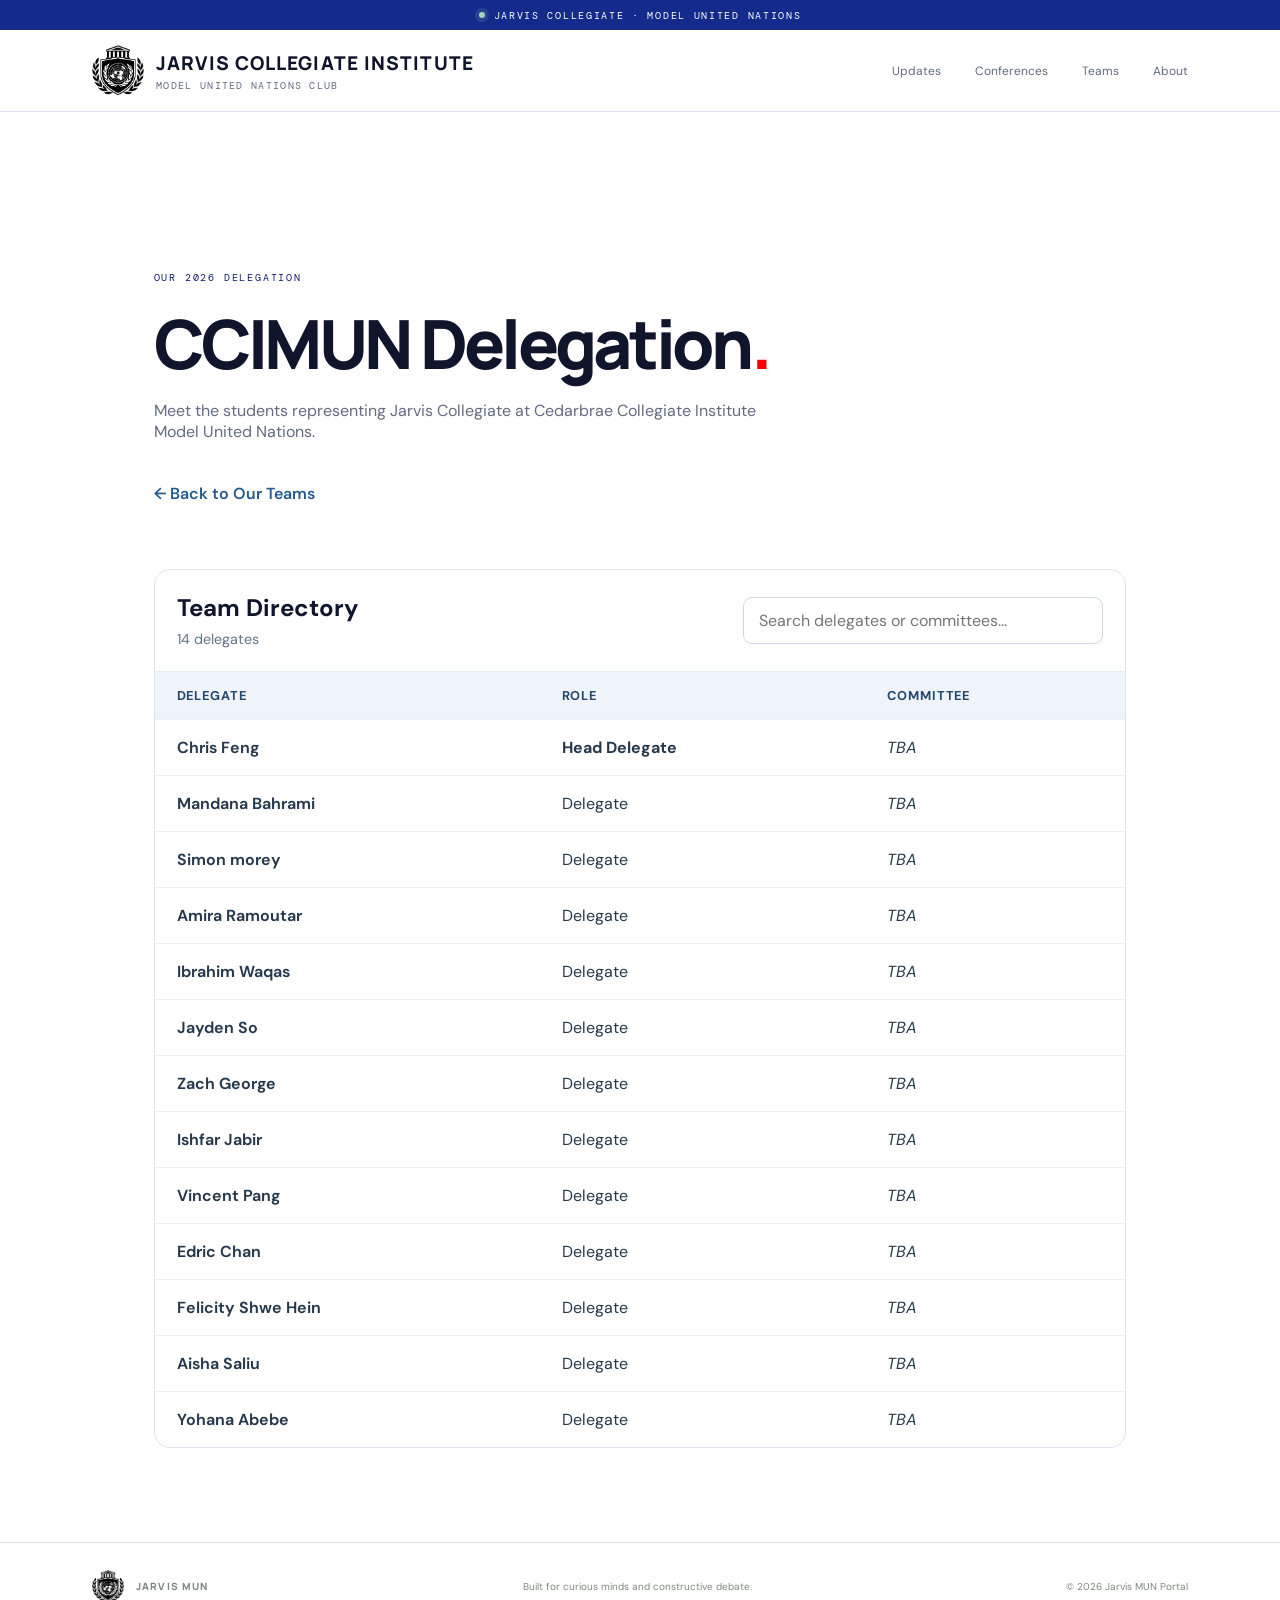
<file: ccimun.html>
<!DOCTYPE html>
<html lang="en">
<head>
  <meta charset="UTF-8">
  <meta name="viewport" content="width=device-width, initial-scale=1.0">
  <meta name="theme-color" content="#123d75">
  <title>CCIMUN Delegation | Jarvis MUN</title>
  <link rel="stylesheet" href="styles.css">
  <link rel="icon" type="image/png" href="JCIMUNWHITE.png">

  <style>
    .delegation-hero {
      padding: 65px 0 35px;
    }

    .delegation-subtitle {
      color: var(--muted);
      max-width: 650px;
    }

    .roster-panel {
      margin-top: 30px;
      background: white;
      border: 1px solid #dce5ee;
      border-radius: 16px;
      overflow: hidden;
    }

    .roster-toolbar {
      padding: 22px;
      display: flex;
      justify-content: space-between;
      align-items: center;
      gap: 16px;
      flex-wrap: wrap;
      border-bottom: 1px solid #e5ebf1;
    }

    .roster-search {
      width: 100%;
      max-width: 360px;
      padding: 12px 15px;
      border: 1px solid #ccd8e5;
      border-radius: 9px;
      font: inherit;
    }

    .roster-count {
      color: #64748b;
      font-size: 0.9rem;
    }

    .table-scroll {
      overflow-x: auto;
    }

    .roster-table {
      width: 100%;
      border-collapse: collapse;
      min-width: 600px;
      text-align: left;
    }

    .roster-table th {
      background: #eef4fa;
      color: #24476b;
      padding: 15px 22px;
      font-size: 0.8rem;
      text-transform: uppercase;
      letter-spacing: 0.07em;
    }

    .roster-table td {
      padding: 17px 22px;
      border-top: 1px solid #edf1f5;
      color: #26384b;
    }

    .roster-table tbody tr {
      cursor: pointer;
      transition: background 0.2s;
    }

    .roster-table tbody tr:hover,
    .roster-table tbody tr.selected {
      background: #f2f7fc;
    }

    .delegate-name {
      font-weight: 650;
      color: #173e68;
    }

    .role-label {
      color: #526579;
    }

    .head-delegate {
      color: #245a8d;
      font-weight: 700;
    }

    .committee-tba {
      color: #64748b;
      font-style: italic;
    }
.detail-row td {
  padding: 0;
  background: #f2f7fc;
  border-top: 0;
}
.detail-card {  
  padding: 18px 22px 20px;
  border-top: 1px solid #d6e3f0;
  animation: detailReveal 0.22s ease-out;
}

.detail-card h3 {
  margin: 0 0 8px;
  color: #173e68;
}

.detail-card p {
  margin: 5px 0;
  color: #526579;
}

@keyframes detailReveal {
  from { opacity: 0; transform: translateY(-6px); }
  to { opacity: 1; transform: translateY(0); }
}

    .empty-state {
      display: none;
      padding: 30px;
      text-align: center;
      color: #64748b;
    }

    .back-link {
      display: inline-block;
      margin-top: 25px;
      color: #245a8d;
      text-decoration: none;
      font-weight: 600;
    }

    @media (max-width: 600px) {
      .delegation-hero {
        padding-top: 40px;
      }

      .roster-toolbar {
        align-items: stretch;
      }

      .roster-search {
        max-width: none;
      }
    }
  </style>
</head>

<body>

  <div class="announcement-bar">
    <span class="pulse"></span>
    JARVIS COLLEGIATE · MODEL UNITED NATIONS
  </div>

  <header class="site-header">
    <a class="brand" href="index.html">
      <span class="brand-mark">
        <img src="JCIMUNBLACK.png" alt="Jarvis MUN Logo">
      </span>
      <span class="brand-text">
        <strong>JARVIS COLLEGIATE INSTITUTE</strong>
        <small>MODEL UNITED NATIONS CLUB</small>
      </span>
    </a>

    <button class="menu-toggle" id="menuToggle"
      aria-label="Toggle navigation" aria-expanded="false">☰</button>

    <nav id="mainNav">
      <a href="index.html#updates">Updates</a>
      <a href="index.html#conferences">Conferences</a>
      <a href="teams.html">Teams</a>
      <a href="index.html#about">About</a>
    </nav>
  </header>

  <main class="section">

    <section class="delegation-hero">
      <div class="eyebrow">OUR 2026 DELEGATION</div>

      <h1>CCIMUN Delegation<span class="period">.</span></h1>

      <p class="delegation-subtitle">
        Meet the students representing Jarvis Collegiate at
        Cedarbrae Collegiate Institute Model United Nations.
      </p>

      <a class="back-link" href="teams.html">← Back to Our Teams</a>
    </section>

    <section class="roster-panel">

      <div class="roster-toolbar">
        <div>
          <h2 style="margin: 0 0 5px;">Team Directory</h2>
          <span class="roster-count" id="rosterCount">
            14 delegates
          </span>
        </div>

        <input
          type="search"
          class="roster-search"
          id="rosterSearch"
          placeholder="Search delegates or committees..."
          aria-label="Search delegates or committees"
        >
      </div>

      <div class="table-scroll">
        <table class="roster-table">
          <thead>
            <tr>
              <th>Delegate</th>
              <th>Role</th>
              <th>Committee</th>
            </tr>
          </thead>

          <tbody id="rosterBody">

            <tr data-name="Chris Feng" data-role="Head Delegate" data-committee="TBA">
              <td class="delegate-name">Chris Feng</td>
              <td class="head-delegate">Head Delegate</td>
              <td class="committee-tba">TBA</td>
            </tr>

            <tr data-name="Mandana Bahrami" data-role="Delegate" data-committee="TBA">
              <td class="delegate-name">Mandana Bahrami</td>
              <td class="role-label">Delegate</td>
              <td class="committee-tba">TBA</td>
            </tr>

            <tr data-name="Simon morey" data-role="Delegate" data-committee="TBA">
              <td class="delegate-name">Simon morey</td>
              <td class="role-label">Delegate</td>
              <td class="committee-tba">TBA</td>
            </tr>

            <tr data-name="Amira Ramoutar" data-role="Delegate" data-committee="TBA">
              <td class="delegate-name">Amira Ramoutar</td>
              <td class="role-label">Delegate</td>
              <td class="committee-tba">TBA</td>
            </tr>

            <tr data-name="Ibrahim Waqas" data-role="Delegate" data-committee="TBA">
              <td class="delegate-name">Ibrahim Waqas</td>
              <td class="role-label">Delegate</td>
              <td class="committee-tba">TBA</td>
            </tr>

            <tr data-name="Jayden So" data-role="Delegate" data-committee="TBA">
              <td class="delegate-name">Jayden So</td>
              <td class="role-label">Delegate</td>
              <td class="committee-tba">TBA</td>
            </tr>

            <tr data-name="Zach George" data-role="Delegate" data-committee="TBA">
              <td class="delegate-name">Zach George</td>
              <td class="role-label">Delegate</td>
              <td class="committee-tba">TBA</td>
            </tr>

            <tr data-name="Ishfar Jabir" data-role="Delegate" data-committee="TBA">
              <td class="delegate-name">Ishfar Jabir</td>
              <td class="role-label">Delegate</td>
              <td class="committee-tba">TBA</td>
            </tr>

            <tr data-name="Vincent Pang" data-role="Delegate" data-committee="TBA">
              <td class="delegate-name">Vincent Pang</td>
              <td class="role-label">Delegate</td>
              <td class="committee-tba">TBA</td>
            </tr>

            <tr data-name="Edric Chan" data-role="Delegate" data-committee="TBA">
              <td class="delegate-name">Edric Chan</td>
              <td class="role-label">Delegate</td>
              <td class="committee-tba">TBA</td>
            </tr>

            <tr data-name="Felicity Shwe Hein" data-role="Delegate" data-committee="TBA">
              <td class="delegate-name">Felicity Shwe Hein</td>
              <td class="role-label">Delegate</td>
              <td class="committee-tba">TBA</td>
            </tr>

            <tr data-name="Aisha Saliu" data-role="Delegate" data-committee="TBA">
              <td class="delegate-name">Aisha Saliu</td>
              <td class="role-label">Delegate</td>
              <td class="committee-tba">TBA</td>
            </tr>

            <tr data-name="Yohana Abebe" data-role="Delegate" data-committee="TBA">
              <td class="delegate-name">Yohana Abebe</td>
              <td class="role-label">Delegate</td>
              <td class="committee-tba">TBA</td>
            </tr>

          </tbody>
        </table>
      </div>

      <div class="empty-state" id="emptyState">
        No matching delegates found.
      </div>

      

    </section>

  </main>

  <footer>
    <a class="brand footer-brand" href="index.html">
      <span class="brand-mark">
        <img src="JCIMUNBLACK.png" alt="Jarvis MUN Logo">
      </span>
      <span class="brand-text">
        <strong>JARVIS MUN</strong>
      </span>
    </a>

    <span>Built for curious minds and constructive debate.</span>
    <span>© <span id="year"></span> Jarvis MUN Portal</span>
  </footer>

  <script>
    document.getElementById("year").textContent =
      new Date().getFullYear();

    // Mobile navigation
    const menuToggle = document.getElementById("menuToggle");
    const mainNav = document.getElementById("mainNav");

    menuToggle.addEventListener("click", () => {
      const isOpen = mainNav.classList.toggle("open");
      menuToggle.setAttribute("aria-expanded", isOpen);
    });

    // Searchable roster
    const searchInput = document.getElementById("rosterSearch");
    const rosterRows = Array.from(
      document.querySelectorAll("#rosterBody tr")
    );
    const rosterCount = document.getElementById("rosterCount");
    const emptyState = document.getElementById("emptyState");

    function closeDelegateDetails() {
  const existing = document.querySelector(".detail-row");
  if (existing) existing.remove();

  rosterRows.forEach(row => row.classList.remove("selected"));
}

function filterRoster() {
  const query = searchInput.value.trim().toLowerCase();
  let visibleCount = 0;

  closeDelegateDetails();

  rosterRows.forEach(row => {
    const searchableText = (
      row.dataset.name + " " +
      row.dataset.role + " " +
      row.dataset.committee
    ).toLowerCase();

    const matches = searchableText.includes(query);
    row.style.display = matches ? "" : "none";

    if (matches) visibleCount++;
  });

  rosterCount.textContent =
    visibleCount + (visibleCount === 1 ? " delegate" : " delegates");

  emptyState.style.display =
    visibleCount === 0 ? "block" : "none";
}
    searchInput.addEventListener("input", filterRoster);

    // Click a delegate to expand details directly beneath their row
    rosterRows.forEach(row => {
      row.addEventListener("click", () => {
        // Clicking the already-open delegate closes the dropdown
        if (
          row.nextElementSibling &&
          row.nextElementSibling.classList.contains("detail-row")
        ) {
          closeDelegateDetails();
          return;
        }

        closeDelegateDetails();
        row.classList.add("selected");

        const detailRow = document.createElement("tr");
        detailRow.className = "detail-row";

        const detailCell = document.createElement("td");
        detailCell.colSpan = 3;

        const detailCard = document.createElement("div");
        detailCard.className = "detail-card";

        const name = document.createElement("h3");
        name.textContent = row.dataset.name;

        const role = document.createElement("p");
        role.innerHTML = "<strong>Role:</strong> ";
        role.append(document.createTextNode(row.dataset.role));

        const committee = document.createElement("p");
        committee.innerHTML = "<strong>Committee:</strong> ";
        committee.append(document.createTextNode(row.dataset.committee));

        const note = document.createElement("p");
        note.textContent = "Jarvis Collegiate · CCIMUN 2026 Delegation";

        detailCard.append(name, role, committee, note);
        detailCell.appendChild(detailCard);
        detailRow.appendChild(detailCell);
        row.after(detailRow);
      });
    });
  </script>

</body>
</html>
</file>
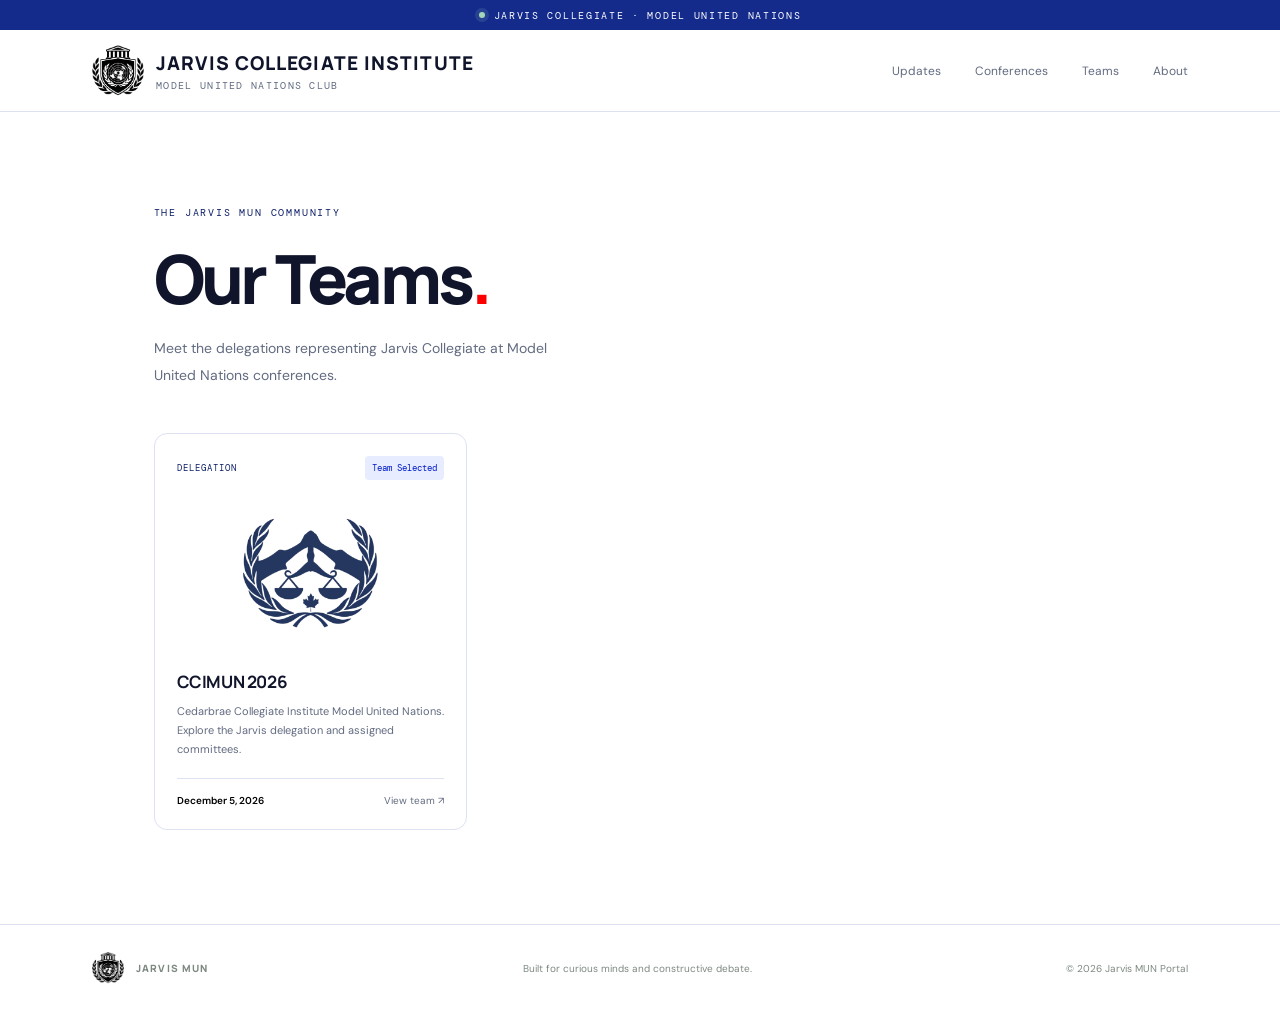
<file: teams.html>
<!doctype html>
<html lang="en">
<head>
  <meta charset="utf-8">
  <meta name="viewport" content="width=device-width, initial-scale=1">
  <meta name="theme-color" content="#123d35">
  <title>Teams | Jarvis Collegiate MUN</title>
  <link rel="stylesheet" href="styles.css">
  <link rel="icon" type="image/png" href="JCIMUNWHITE.png">
</head>
<body>

  <div class="announcement-bar">
    <span class="pulse"></span>
    JARVIS COLLEGIATE · MODEL UNITED NATIONS
  </div>

  <header class="site-header">
  <a class="brand" href="index.html">
    <span class="brand-mark">
      <img src="JCIMUNBLACK.png" alt="Jarvis MUN Logo">
    </span>
    <span class="brand-text">
      <strong>JARVIS COLLEGIATE INSTITUTE</strong>
      <small>MODEL UNITED NATIONS CLUB</small>
    </span>
  </a>

  <button class="menu-toggle" id="menuToggle"
    aria-label="Toggle navigation" aria-expanded="false">☰</button>

  <nav id="mainNav">
    <a href="index.html#updates">Updates</a>
    <a href="index.html#conferences">Conferences</a>
    <a href="teams.html">Teams</a>
    <a href="index.html#about">About</a>
  </nav>
</header>

  <main>
    <section class="section">
      <div class="eyebrow">THE JARVIS MUN COMMUNITY</div>
      <h1>Our Teams<span class="period">.</span></h1>
      <p class="hero-intro">
        Meet the delegations representing Jarvis Collegiate
        at Model United Nations conferences.
      </p>

      <div class="conference-grid" style="margin-top:45px;">

        <a href="ccimun.html" class="conference-card">
          <div class="conference-top">
            <span class="conference-type">DELEGATION</span>
            <span class="status">Team Selected</span>
          </div>

          <img
            class="conference-logo"
            src="ccimun-logo.png"
            alt="CCIMUN Logo"
          >

          <h3>CCIMUN 2026</h3>

          <p>
            Cedarbrae Collegiate Institute Model United Nations.
            Explore the Jarvis delegation and assigned committees.
          </p>

          <div class="conference-meta">
            <span><b>December 5, 2026</b></span>
            <span>View team ↗</span>
          </div>
        </a>

      </div>
    </section>
  </main>

  <footer>
    <a class="brand footer-brand" href="index.html">
      <span class="brand-mark">
        <img src="JCIMUNBLACK.png" alt="Jarvis MUN Logo">
      </span>
      <span class="brand-text">
        <strong>JARVIS MUN</strong>
      </span>
    </a>
    <span>Built for curious minds and constructive debate.</span>
    <span>© <span id="year"></span> Jarvis MUN Portal</span>
  </footer>

  <script>
  document.getElementById("year").textContent =
    new Date().getFullYear();

  const menuToggle = document.getElementById("menuToggle");
  const mainNav = document.getElementById("mainNav");

  menuToggle.addEventListener("click", () => {
    const isOpen = mainNav.classList.toggle("open");
    menuToggle.setAttribute("aria-expanded", isOpen);
  });
</script>

</body>
</html>
</file>
<file: styles.css>
@import url('https://fonts.googleapis.com/css2?family=DM+Mono:wght@400;500&family=DM+Sans:wght@400;500;600;700&family=Manrope:wght@400;500;600;700;800&display=swap');
:root{--green:#142B8C;--green2:#0D1F68;--mint:#E9EDFA;--paper:#FFFFFF;--ink:#11152B;--muted:#626B80;--line:#DDE2F2;--orange:#FA0000;--white:#fff;--radius:18px;--shadow:0 20px 60px #142B8C12}
*{box-sizing:border-box}html{scroll-behavior:smooth;scroll-padding-top:90px}body{margin:0;background:var(--paper);color:var(--ink);font-family:'DM Sans',sans-serif;-webkit-font-smoothing:antialiased}a{color:inherit;text-decoration:none}button,input,select,textarea{font:inherit}button,a{ -webkit-tap-highlight-color:transparent}button{cursor:pointer}.announcement-bar{height:30px;background:var(--green);color:#FFFFFF;display:flex;align-items:center;justify-content:center;gap:9px;font:10px 'DM Mono',monospace;letter-spacing:1.7px}.pulse,.live-dot{width:6px;height:6px;border-radius:50%;background:#a5d6b8;display:inline-block;box-shadow:0 0 0 4px #a5d6b822}.site-header{height:82px;display:flex;align-items:center;justify-content:space-between;padding:0 7.2%;border-bottom:1px solid var(--line);background:#ffffffed;backdrop-filter:blur(14px);position:sticky;top:0;z-index:20}.brand{display:flex;align-items:center;gap:12px}.brand-mark{display:grid;place-items:center;position:relative;width:39px;height:39px;background:transparent;color:white;font-family:Manrope,sans-serif;font-size:19px;font-weight:800;border-radius:11px;letter-spacing:-3px;padding-right:3px}.brand-mark span{color:#9ed2b1}.brand-text{display:flex;flex-direction:column;gap:3px}.brand-text strong{font:800 19px Manrope,sans-serif;letter-spacing:1.1px}.brand-text small{font:10px 'DM Mono',monospace;color:var(--muted);letter-spacing:1.3px}nav{display:flex;align-items:center;gap:34px;font-size:12px;color:#626B80}nav a{transition:color .2s}nav a:hover,.text-link:hover{color:var(--green2)}.button{display:inline-flex;align-items:center;justify-content:center;gap:18px;padding:14px 19px;border-radius:8px;border:1px solid transparent;font-size:12px;font-weight:700;transition:transform .2s,background .2s,box-shadow .2s}.button:hover{transform:translateY(-2px)}.button-primary{background:var(--green);color:#fff;box-shadow:0 8px 18px #123d351c}.button-primary:hover{background:var(--green2);box-shadow:0 12px 25px #123d3527}.button-outline{border-color:#cdd8d0;background:transparent;color:var(--green)}.button-small{padding:10px 14px;font-size:11px}.button-light{background:#fff;color:var(--green);align-self:center}.button-light:hover{background:#e9f2ec}.menu-toggle{display:none;background:none;border:0;font-size:23px;color:var(--green)}
.hero{display:grid;grid-template-columns:1.02fr .98fr;min-height:550px;padding:76px 10% 70px 12%;gap:35px;align-items:center;overflow:hidden}.hero-copy{position:relative;z-index:2;animation:rise .7s ease both}.eyebrow{font:10px 'DM Mono',monospace;letter-spacing:1.8px;color:var(--green2);display:flex;align-items:center;gap:10px}.eyebrow-line{width:23px;height:1px;background:var(--orange)}h1,h2,p{margin-top:0}h1{font:800 clamp(44px,5.3vw,72px)/1.08 Manrope,sans-serif;letter-spacing:-3.7px;margin:23px 0 20px}h1 em,h2 em{font-style:normal;color:var(--green2)}.hero-intro{max-width:435px;color:var(--muted);font-size:14px;line-height:1.9}.hero-actions{display:flex;align-items:center;gap:25px;margin-top:29px}.text-link{font-size:12px;font-weight:700;transition:color .2s}.hero-note{display:flex;align-items:center;gap:10px;font-size:10px;color:var(--muted);margin-top:37px;letter-spacing:.3px}.live-dot{background:#4d9a6d}.hero-art{height:385px;position:relative;display:grid;place-items:center;animation:fade .9s .1s both}.globe{width:min(290px,65vw);aspect-ratio:1;border-radius:50%;position:relative;overflow:hidden;background:radial-gradient(circle at 30% 27%,#b9d9c3 0,#6da98b 22%,#347963 55%,#123d35 100%);box-shadow:inset -25px -15px 40px #092e2b77,0 25px 70px #123d3527}.globe:before,.globe:after{content:"";position:absolute;border:1px solid #e0f4e377;border-radius:50%;inset:0 27%}.globe:after{inset:0 42%;border-color:#e0f4e34f}.globe-long{position:absolute;inset:0 15%;border:1px solid #e0f4e34f;border-radius:50%}.globe-lat{position:absolute;left:-4%;right:-4%;top:28%;height:44%;border:1px solid #e0f4e366;border-radius:50%}.globe-lat-two{top:42%;height:16%;border-color:#e0f4e34f}.globe-shine{position:absolute;inset:0;background:linear-gradient(120deg,#fff3 0%,transparent 38%,#061e1d35 78%)}.orbit{position:absolute;border:1px solid #b7cfc0;width:370px;height:125px;border-radius:50%;transform:rotate(-31deg)}.orbit-two{width:355px;height:185px;transform:rotate(52deg);border-color:#e7a36f8a}.floating-card{position:absolute;z-index:3;display:flex;align-items:center;gap:11px;padding:14px 16px;background:#fff;border:1px solid #e8ede7;border-radius:12px;box-shadow:var(--shadow);animation:float 5s ease-in-out infinite}.floating-card b,.floating-card small{display:block}.floating-card b{font-size:11px}.floating-card small{font-size:10px;color:var(--muted);margin-top:4px}.card-top{top:41px;right:-3px}.card-bottom{bottom:35px;left:-12px;animation-delay:-2s}.mini-icon{display:grid;place-items:center;width:31px;height:31px;border-radius:9px;background:#e8f1e9;color:var(--green);font-size:18px}.mini-number{font:15px 'DM Mono',monospace;color:#bf8053}.art-caption{position:absolute;bottom:0;right:3px;font:9px 'DM Mono',monospace;letter-spacing:1.5px;color:#819188}.art-caption span{color:var(--orange);padding:0 5px}.ticker{background:#E9EDFA;border-top:1px solid #DDE2F2;border-bottom:1px solid #DDE2F2;overflow:hidden;padding:17px 0;white-space:nowrap}.ticker div{display:flex;justify-content:space-around;gap:36px;font:10px 'DM Mono',monospace;letter-spacing:2px;color:#6d7f73}.ticker span{color:var(--green)}
.section{padding:94px 12%}.section-heading{display:flex;align-items:end;justify-content:space-between;gap:30px;margin-bottom:38px}.section-heading h2,.about-section h2{font:800 clamp(30px,3.5vw,43px)/1.2 Manrope,sans-serif;letter-spacing:-1.8px;margin:13px 0 0}.period{color:var(--orange)}.section-heading>p{max-width:310px;margin:0;color:var(--muted);font-size:12px;line-height:1.8}.updates-layout{display:grid;grid-template-columns:1fr 1fr;gap:18px}.featured-update{min-height:250px;border-radius:var(--radius);padding:29px;background:var(--green);color:#fff;display:flex;flex-direction:column;justify-content:space-between;position:relative;overflow:hidden;transition:transform .25s}.featured-update:hover{transform:translateY(-3px)}.featured-update:after{content:"✳";position:absolute;font-size:175px;color:#ffffff09;right:-4px;bottom:-65px}.tag{display:inline-flex;width:max-content;align-items:center;padding:7px 9px;border-radius:5px;background:#ffffff18;color:#e1eee5;font:9px 'DM Mono',monospace;letter-spacing:1.2px;text-transform:uppercase}.update-date{font:10px 'DM Mono',monospace;color:#DCE5FF;margin-top:17px}.featured-update h3{font:700 24px/1.25 Manrope,sans-serif;letter-spacing:-.7px;max-width:390px;margin:10px 0}.featured-update p{font-size:12px;line-height:1.8;color:#FFFFFF;max-width:390px;margin:0}.update-arrow{align-self:flex-end;color:#c5e0ce;font-size:22px}.updates-list{display:flex;flex-direction:column}.update-row{display:grid;grid-template-columns:50px 1fr 20px;gap:14px;align-items:start;padding:20px 3px;border-bottom:1px solid var(--line);transition:padding .2s}.update-row:first-child{padding-top:7px}.update-row:hover{padding-left:7px}.date-block{background:#E9EDFA;border-radius:8px;text-align:center;padding:9px 3px}.date-block strong{font:700 19px Manrope,sans-serif;display:block}.date-block small{font:9px 'DM Mono',monospace;color:var(--muted)}.update-row h3{font-size:13px;margin:2px 0 7px}.update-row p{font-size:11px;line-height:1.65;color:var(--muted);margin:0}.row-arrow{color:#8c9b90}
.conferences-section {     background:         linear-gradient(rgba(5, 15, 45, 0.65), rgba(5, 15, 45, 0.75)),         url("jci3.png") center center / cover no-repeat;     background-attachment: fixed; }.filter-row{display:flex;justify-content:space-between;align-items:center;margin-bottom:19px}.result-count{font:9px 'DM Mono',monospace;letter-spacing:1.4px;color:#7d8b80}.search-box{display:flex;align-items:center;gap:9px;border:1px solid #DDE2F2;background:#FFFFFF;border-radius:8px;padding:0 12px;width:240px}.search-box span{font-size:22px;color:#7a8b7f}.search-box input{width:100%;border:0;outline:0;background:transparent;padding:12px 0;font-size:11px}.conference-grid{display:grid;grid-template-columns:repeat(3,1fr);gap:16px}.conference-card{background:#fff;border:1px solid #DDE2F2;border-radius:13px;padding:22px;display:flex;flex-direction:column;min-height:255px;transition:transform .25s,box-shadow .25s}.conference-card:hover{transform:translateY(-4px);box-shadow:0 14px 30px #142B8C10}.conference-top{display:flex;justify-content:space-between;align-items:center;gap:8px}.conference-type{font:9px 'DM Mono',monospace;letter-spacing:1px;color:var(--green2);text-transform:uppercase}.status{font:9px 'DM Mono',monospace;padding:6px 7px;border-radius:4px;background:#E8ECFF;color:#001BCB;white-space:nowrap}.status.planning{background:#f8eee4;color:#98643b}.conference-card h3{font:700 17px/1.35 Manrope,sans-serif;letter-spacing:-.4px;margin:19px 0 8px}.conference-card p{font-size:11px;line-height:1.7;color:var(--muted);margin:0 0 20px}.conference-meta{margin-top:auto;border-top:1px solid #DDE2F2;padding-top:15px;display:flex;justify-content:space-between;align-items:center;font-size:10px;color:#626B80}.conference-meta b{font-weight:600;color:#000000}.conference-link{border:0;background:none;color:var(--green2);font-weight:700;font-size:11px;padding:0}.empty-state{padding:30px;text-align:center;color:var(--muted);font-size:13px}.hidden{display:none!important}
.cta-section{margin:30px 8% 0;padding:48px 7%;background:var(--green);color:#fff;border-radius:20px;display:grid;grid-template-columns:55px 1fr auto;gap:20px;align-items:center;position:relative;overflow:hidden}.cta-section:after{content:"";position:absolute;right:18%;top:-110px;width:250px;height:250px;border:1px solid #ffffff15;border-radius:50%;box-shadow:0 0 0 35px #ffffff08,0 0 0 70px #ffffff05;pointer-events:none}.cta-symbol{font-size:35px;color:#b5d7bd;align-self:start}.eyebrow-light{color:#b7d4c0}.cta-section h2{font:700 clamp(22px,3vw,32px)/1.2 Manrope,sans-serif;letter-spacing:-1px;margin:14px 0 10px}.cta-section p{font-size:11px;color:#c5d9ca;margin:0;line-height:1.7}.cta-section .button{position:relative;z-index:1;white-space:nowrap}
.about-section{display:grid;grid-template-columns:.8fr 1.1fr 1fr;gap:28px;align-items:start;padding-top:88px;padding-bottom:90px}.about-number{font:9px 'DM Mono',monospace;letter-spacing:1.4px;color:#809086;padding-top:8px}.about-section h2{margin:0}.about-section p{font-size:12px;line-height:1.9;color:var(--muted)}.about-section .muted{font-size:10px;color:#879289}
footer{border-top:1px solid var(--line);padding:27px 7.2%;display:flex;align-items:center;justify-content:space-between;gap:20px;color:#7d8980;font-size:10px}.footer-brand .brand-mark{width:32px;height:32px;font-size:16px;border-radius:9px}.footer-brand .brand-text strong{font-size:10px}.footer-brand .brand-text small{font-size:11px}
.modal{width:min(460px,calc(100% - 28px));border:1px solid var(--line);border-radius:18px;padding:32px;background:var(--paper);color:var(--ink);box-shadow:0 30px 100px #071b1760;max-height:90vh;overflow:auto}.modal::backdrop{background:#0c211c99;backdrop-filter:blur(4px)}.modal[open]{animation:modalIn .22s ease-out}.modal-close-form{display:flex;justify-content:flex-end;margin:-12px -12px 5px}.icon-button{border:0;background:transparent;font-size:28px;color:var(--muted);line-height:1}.modal-kicker{font:9px 'DM Mono',monospace;letter-spacing:1.5px;color:var(--green2)}.modal h2{font:800 30px Manrope,sans-serif;letter-spacing:-1px;margin:10px 0}.modal-copy{font-size:12px;color:var(--muted);line-height:1.7}.stack-form{display:flex;flex-direction:column;gap:9px;margin-top:20px}.stack-form label{font-size:11px;font-weight:700;margin-top:6px}.stack-form input,.stack-form select,.stack-form textarea{width:100%;border:1px solid #d5ded5;border-radius:7px;padding:12px;background:#fff;outline:none;font-size:12px;color:var(--ink)}.stack-form input:focus,.stack-form select:focus,.stack-form textarea:focus{border-color:#4e8a6c;box-shadow:0 0 0 3px #4e8a6c19}.stack-form textarea{resize:vertical}.stack-form .button{margin-top:8px}.optional{color:var(--muted);font-weight:400}.form-footnote{font-size:10px;line-height:1.6;color:#7b877e;margin:16px 0 0}.toast{position:fixed;bottom:22px;left:50%;transform:translate(-50%,20px);opacity:0;pointer-events:none;background:#172f27;color:white;padding:13px 18px;border-radius:9px;font-size:12px;box-shadow:var(--shadow);transition:opacity .25s,transform .25s;z-index:40;max-width:calc(100% - 30px);text-align:center}.toast.show{opacity:1;transform:translate(-50%,0)}
@keyframes rise{from{opacity:0;transform:translateY(16px)}to{opacity:1;transform:translateY(0)}}@keyframes fade{from{opacity:0}to{opacity:1}}@keyframes float{0%,100%{transform:translateY(0)}50%{transform:translateY(-7px)}}@keyframes modalIn{from{opacity:0;transform:translateY(8px) scale(.99)}to{opacity:1;transform:translateY(0) scale(1)}}@media(prefers-reduced-motion:reduce){*,*:before,*:after{scroll-behavior:auto!important;animation-duration:.01ms!important;animation-iteration-count:1!important;transition-duration:.01ms!important}}
@media(max-width:900px){.site-header{padding:0 5%}.hero{padding:60px 7%;gap:10px}.hero-art{transform:scale(.9)}.section{padding:75px 7%}.conference-grid{grid-template-columns:repeat(2,1fr)}.cta-section{margin:20px 4% 0;padding:38px 5%}.about-section{grid-template-columns:.7fr 1fr;gap:20px}.about-section>div:last-child{grid-column:2}.updates-layout{gap:14px}}
@media(max-width:640px){.announcement-bar{font-size:8px;letter-spacing:1.2px}.site-header{height:70px}.menu-toggle{display:block}nav{display:none;position:absolute;left:0;right:0;top:69px;background:var(--paper);padding:20px 6% 24px;border-bottom:1px solid var(--line);box-shadow:0 15px 20px #123d350b;flex-direction:column;align-items:stretch;gap:20px}nav.open{display:flex}nav a{font-size:13px}.hero{grid-template-columns:1fr;padding:54px 7% 35px;gap:5px}.hero h1{font-size:clamp(45px,12vw,62px);letter-spacing:-2.8px}.hero-intro{font-size:13px}.hero-note{margin-top:26px}.hero-art{height:330px;transform:none;margin:0 -8px}.globe{width:230px}.orbit{width:300px;height:110px}.orbit-two{width:285px;height:150px}.card-top{right:0;top:25px}.card-bottom{left:0;bottom:32px}.floating-card{padding:11px}.art-caption{right:5px;bottom:1px;font-size:8px}.ticker{padding:14px 0}.ticker div{justify-content:flex-start;gap:22px;animation:marquee 24s linear infinite;width:max-content}.section{padding:62px 6%}.section-heading{align-items:flex-start;flex-direction:column;gap:12px;margin-bottom:27px}.section-heading h2{font-size:34px}.section-heading>p{max-width:100%}.updates-layout{grid-template-columns:1fr}.featured-update{min-height:230px}.updates-list{margin-top:5px}.conference-grid{grid-template-columns:1fr}.conference-card{min-height:220px}.filter-row{align-items:flex-start;gap:14px;flex-direction:column}.search-box{width:100%}.cta-section{grid-template-columns:35px 1fr;padding:30px 23px;gap:14px;margin:8px 4% 0}.cta-symbol{font-size:28px}.cta-section .button{grid-column:2;justify-self:start}.about-section{grid-template-columns:1fr;gap:15px;padding-top:62px;padding-bottom:62px}.about-section>div:last-child{grid-column:auto}.about-section h2{font-size:34px}footer{padding:25px 6%;flex-wrap:wrap;gap:16px}footer>span:nth-child(2){order:3;width:100%}.modal{padding:25px}.hero-actions{gap:17px}.hero-actions .button{padding:13px}.text-link{font-size:11px}}
@keyframes marquee{to{transform:translateX(-20%)}}
.brand-mark {
  width: 52px;
  height: 52px;
  min-width: 52px;
  min-height: 52px;
  overflow: hidden;
  flex-shrink: 0;
  padding: 0;
  background: transparent;
}

.brand-mark img {
  display: block;
  width: 100%;
  height: 100%;
  max-width: 100%;
  max-height: 100%;
  object-fit: contain;
}
.footer-brand .brand-mark {
  width: 32px;
  height: 32px;
  min-width: 32px;
  min-height: 32px;
}
.brand-mark {
  background: transparent !important;
}
.site-header .brand-mark,
footer .brand-mark {
  background: transparent !important;
  background-color: transparent !important;
  border: none !important;
  box-shadow: none !important;
}

.conference-logo {
  display: block;
  width: 100%;
  height: 150px;
  object-fit: contain;
  margin: 18px 0 4px;
  border-radius: 8px;
}

.conference-actions {
  display: flex;
  flex-wrap: wrap;
  gap: 10px;
  margin-top: 18px;
}

.conference-actions .conference-link {
  display: inline-block;
  text-decoration: none;
  border: 1px solid #d7dfd7;
  border-radius: 6px;
  padding: 10px 12px;
  transition: background .2s, color .2s;
}

.conference-actions .conference-link:hover {
  background: #123d35;
  color: #fff;
}
.president-heading h2 {
font: 800 clamp(38px, 4vw, 48px)/1.15 Manrope, sans-serif;
  letter-spacing: -2px;
  margin: 13px 0 45px;
}

.president-profile {
  display: grid;
  grid-template-columns: 280px 1fr;
  align-items: stretch;
  gap: 42px;
  width: 100%;
  max-width: 1100px;
  margin: 0;
}

.president-visual {
  display: flex;
  flex-direction: column;
  min-width: 0;
}

.president-photo {
  width: 100%;
  flex: 1;
  min-height: 0;
  object-fit: cover;
  object-position: center top;
  margin: 0;
}

.president-role {
  font: 700 18px 'DM Mono', monospace;
  letter-spacing: 1.5px;
  color: var(--green2);
  margin-top: 13px;
}

.president-copy {
  display: flex;
  flex-direction: column;
  justify-content: center;
}

.president-copy h3 {
  font: 800 36px Manrope, sans-serif;
  margin-bottom: 18px;
}

.president-bio {
  max-width: none;
  font-size: 15px;
  line-height: 1.85;
  margin: 0 0 16px;
}

@media (max-width: 640px) {
  .president-profile {
    grid-template-columns: 1fr;
    gap: 24px;
  }

  .president-photo {
    aspect-ratio: 4 / 3;
    flex: none;
  }

  .president-heading h2 {
    font-size: 36px;
  }

  .president-copy h3 {
    font-size: 28px;
  }

  .president-bio {
    font-size: 14px;
  }
}
.hero-emblem {
    width: 100px;
    height: 100px;
    object-fit: contain;
    display: block;
    margin: 0 auto;
}

.featured-update .conference-link {
    color: #FFFFFF;
}
/* HOMEPAGE PHOTO BACKGROUND */
.hero {
    background-image: url("jci2.png");
    background-size: cover;
    background-position: center;
    background-repeat: no-repeat;
    background-attachment: fixed;
    grid-template-columns: 1fr;
}

.hero-art {
    display: none;
}

.hero-copy {
    max-width: 650px;
}

@media (max-width: 640px) {
    .hero {
        background-attachment: scroll;
    }
}

.hero .eyebrow,
.hero h1,
.hero h1 em,
.hero .hero-intro,
.hero .hero-note,
.hero .text-link {
    color: #FFFFFF;
}

.hero h1 em {
    color: #FFFFFF;
}

.hero .hero-intro {
    text-shadow: 0 1px 4px #00000066;
}
.conferences-section .section-heading h2 {
    color: #FFFFFF;
}

.conferences-section .section-heading h2 em {
    color: #FFFFFF;
}
.conferences-section .eyebrow,
.conferences-section .section-heading h2,
.conferences-section .section-heading h2 em,
.conferences-section .section-heading > p,
.conferences-section .result-count {
    color: #FFFFFF;
}
</file>
